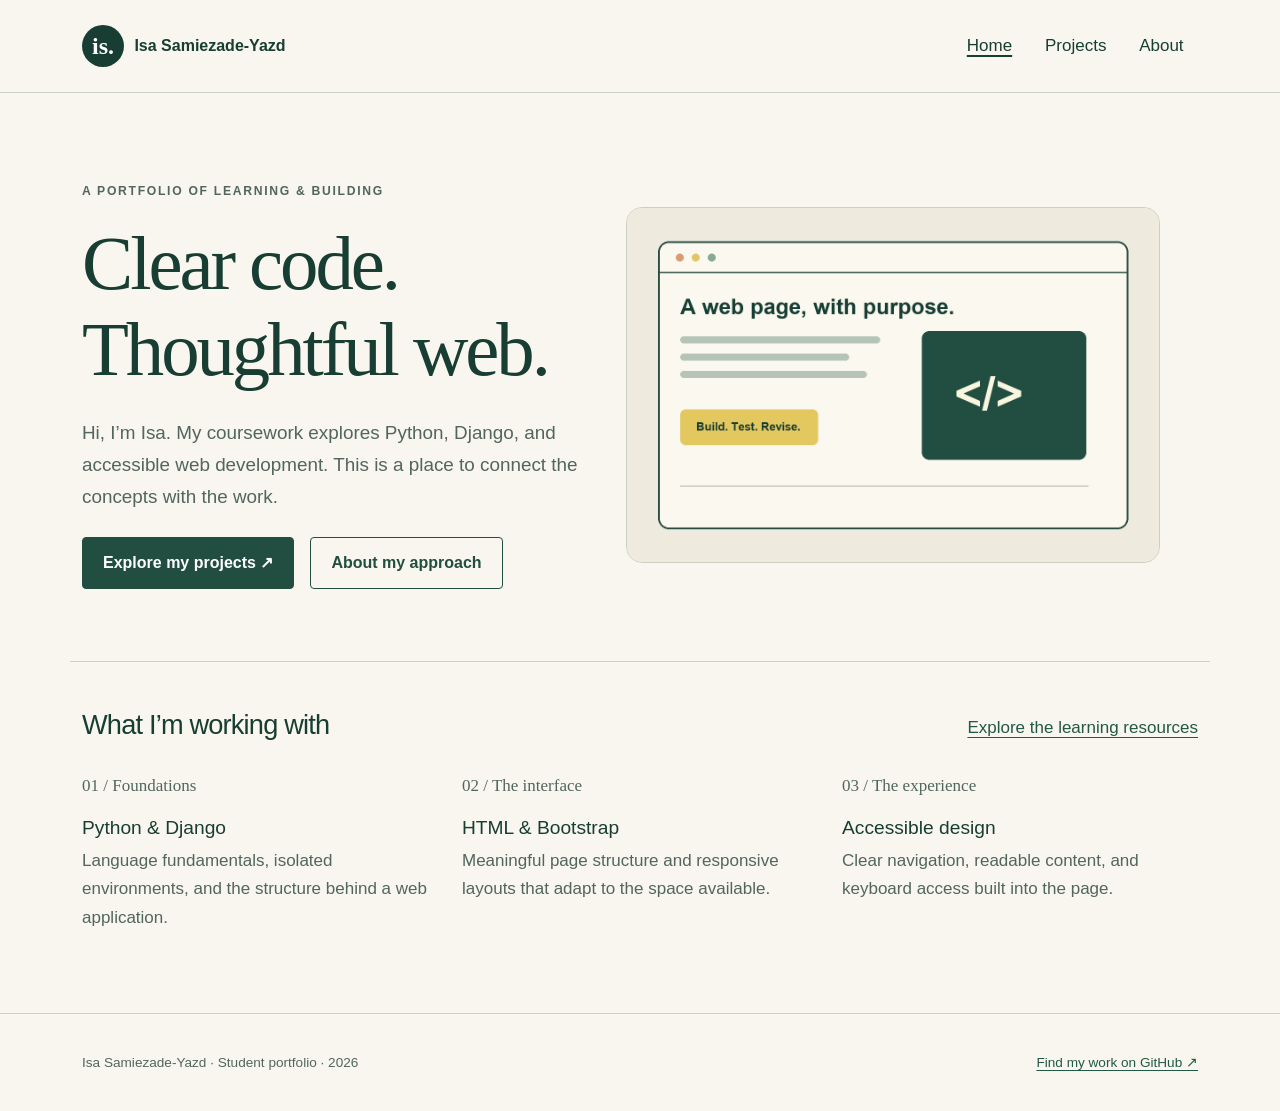
<file: index.html>
<!doctype html>
<html lang="en">
<head>
  <meta charset="utf-8">
  <!-- The viewport permits natural responsive sizing without disabling zoom. -->
  <meta name="viewport" content="width=device-width, initial-scale=1">
  <meta name="description" content="A student portfolio exploring Python, Django, documentation, and accessible web development.">
  <title>Home | Isa Samiezade-Yazd</title>
  <!-- Local Bootstrap assets keep layout independent of a third-party CDN. -->
  <link rel="stylesheet" href="assets/vendor/bootstrap.min.css">
  <link rel="stylesheet" href="assets/styles.css?v=2">
  <link rel="icon" href="data:,">
  <script src="assets/navigation.js?v=2" defer></script>
</head>
<body>
  <a class="skip-link" href="#main-content">Skip to main content</a>
  <!-- These links remain usable until nav.html loads, or if JavaScript is unavailable. -->
  <header id="site-header"><nav class="navbar" aria-label="Main navigation"><div class="container nav-inner"><span class="navbar-brand"><span class="brand-mark" aria-hidden="true">is.</span> Isa Samiezade-Yazd</span><ul class="nav gap-1"><li class="nav-item"><a class="nav-link active" href="index.html" aria-current="page">Home</a></li><li class="nav-item"><a class="nav-link" href="projects.html">Projects</a></li><li class="nav-item"><a class="nav-link" href="about.html">About</a></li></ul></div></nav></header>
  <!-- One main landmark and one H1 give assistive technology a clear starting point. -->
  <main id="main-content" tabindex="-1">
    <section class="hero container" aria-labelledby="intro-title">
      <div class="row align-items-center g-5">
        <div class="col-lg-6 hero-copy">
          <p class="eyebrow">A portfolio of learning &amp; building</p>
          <h1 id="intro-title">Clear code.<br>Thoughtful web.</h1>
          <p class="lead mt-4">Hi, I’m Isa. My coursework explores Python, Django, and accessible web development. This is a place to connect the concepts with the work.</p>
          <div class="d-flex flex-wrap gap-3 mt-4"><a class="btn btn-primary" href="projects.html">Explore my projects <span aria-hidden="true">↗</span></a><a class="btn btn-outline-primary" href="about.html">About my approach</a></div>
        </div>
        <div class="col-lg-6">
          <img class="hero-art" src="assets/images/web-workbench.png" width="1200" height="800" alt="Browser diagram combining readable content, a code panel, and a build, test, revise cycle.">
        </div>
      </div>
    </section>
    <section class="container section-rule study" aria-labelledby="study-title">
      <div class="d-flex flex-wrap justify-content-between align-items-center gap-3 mb-4"><h2 id="study-title">What I’m working with</h2><a href="about.html#resources">Explore the learning resources</a></div>
      <!-- Three Bootstrap grid columns become a single readable stack on mobile. -->
      <div class="row g-4"><div class="col-md-4"><span class="study-number">01 / Foundations</span><h3>Python &amp; Django</h3><p>Language fundamentals, isolated environments, and the structure behind a web application.</p></div><div class="col-md-4"><span class="study-number">02 / The interface</span><h3>HTML &amp; Bootstrap</h3><p>Meaningful page structure and responsive layouts that adapt to the space available.</p></div><div class="col-md-4"><span class="study-number">03 / The experience</span><h3>Accessible design</h3><p>Clear navigation, readable content, and keyboard access built into the page.</p></div></div>
    </section>
  </main>
  <footer><div class="container d-flex flex-wrap justify-content-between align-items-center gap-2"><span>Isa Samiezade-Yazd · Student portfolio · 2026</span><a href="https://github.com/VEN1M-DC">Find my work on GitHub <span aria-hidden="true">↗</span></a></div></footer>
</body>
</html>
</file>
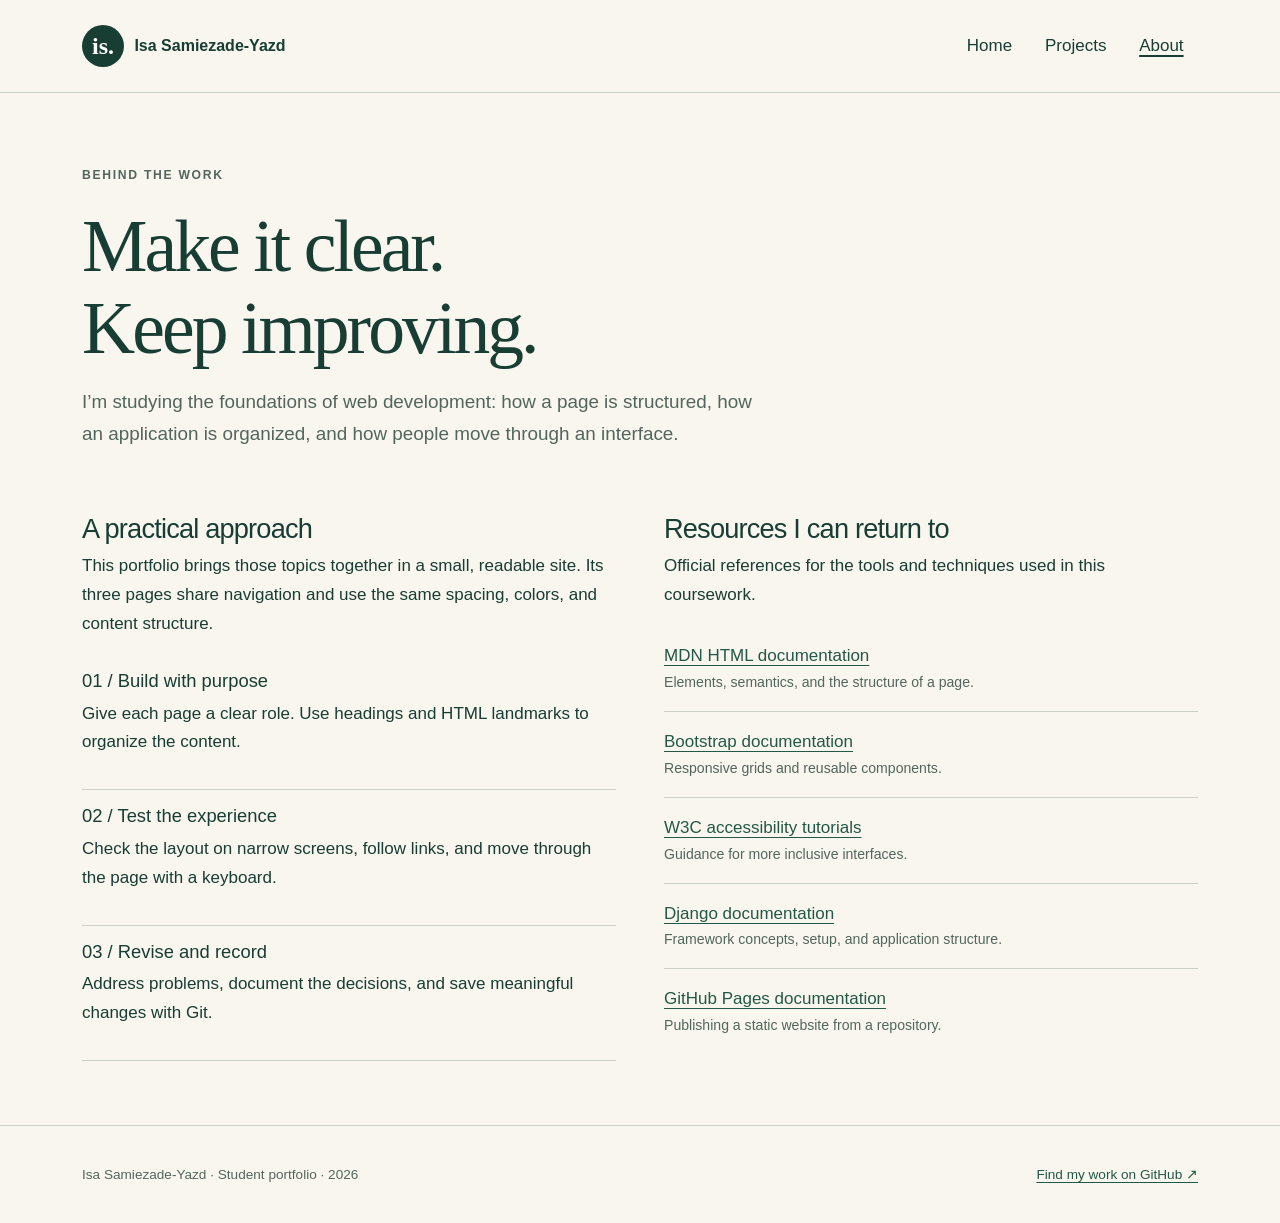
<file: about.html>
<!doctype html>
<html lang="en">
<head>
  <meta charset="utf-8">
  <!-- The viewport permits natural responsive sizing without disabling zoom. -->
  <meta name="viewport" content="width=device-width, initial-scale=1">
  <meta name="description" content="The learning approach and official development resources behind Isa’s student portfolio.">
  <title>About | Isa Samiezade-Yazd</title>
  <!-- Local Bootstrap assets keep layout independent of a third-party CDN. -->
  <link rel="stylesheet" href="assets/vendor/bootstrap.min.css">
  <link rel="stylesheet" href="assets/styles.css?v=2">
  <link rel="icon" href="data:,">
  <script src="assets/navigation.js?v=2" defer></script>
</head>
<body>
  <a class="skip-link" href="#main-content">Skip to main content</a>
  <!-- These links remain usable until nav.html loads, or if JavaScript is unavailable. -->
  <header id="site-header"><nav class="navbar" aria-label="Main navigation"><div class="container nav-inner"><span class="navbar-brand"><span class="brand-mark" aria-hidden="true">is.</span> Isa Samiezade-Yazd</span><ul class="nav gap-1"><li class="nav-item"><a class="nav-link" href="index.html">Home</a></li><li class="nav-item"><a class="nav-link" href="projects.html">Projects</a></li><li class="nav-item"><a class="nav-link active" href="about.html" aria-current="page">About</a></li></ul></div></nav></header>
  <!-- One main landmark and one H1 give assistive technology a clear starting point. -->
  <main id="main-content" tabindex="-1">
    <section class="container page-intro" aria-labelledby="about-title"><p class="eyebrow">Behind the work</p><h1 id="about-title">Make it clear.<br>Keep improving.</h1><p class="lead mt-3">I’m studying the foundations of web development: how a page is structured, how an application is organized, and how people move through an interface.</p></section>
    <div class="container about-grid"><div class="row g-5">
      <section class="col-lg-6" aria-labelledby="approach-title"><h2 id="approach-title">A practical approach</h2><p>This portfolio brings those topics together in a small, readable site. Its three pages share navigation and use the same spacing, colors, and content structure.</p><div class="step"><h3>01 / Build with purpose</h3><p>Give each page a clear role. Use headings and HTML landmarks to organize the content.</p></div><div class="step"><h3>02 / Test the experience</h3><p>Check the layout on narrow screens, follow links, and move through the page with a keyboard.</p></div><div class="step"><h3>03 / Revise and record</h3><p>Address problems, document the decisions, and save meaningful changes with Git.</p></div></section>
      <section class="col-lg-6" id="resources" aria-labelledby="resources-title"><h2 id="resources-title">Resources I can return to</h2><p>Official references for the tools and techniques used in this coursework.</p>
        <!-- Descriptive link text communicates a destination without relying on nearby text. -->
        <ul class="list-group list-group-flush"><li class="list-group-item"><a href="https://developer.mozilla.org/en-US/docs/Web/HTML">MDN HTML documentation</a><span class="resource-note">Elements, semantics, and the structure of a page.</span></li><li class="list-group-item"><a href="https://getbootstrap.com/docs/5.3/">Bootstrap documentation</a><span class="resource-note">Responsive grids and reusable components.</span></li><li class="list-group-item"><a href="https://www.w3.org/WAI/tutorials/">W3C accessibility tutorials</a><span class="resource-note">Guidance for more inclusive interfaces.</span></li><li class="list-group-item"><a href="https://docs.djangoproject.com/en/5.2/">Django documentation</a><span class="resource-note">Framework concepts, setup, and application structure.</span></li><li class="list-group-item"><a href="https://docs.github.com/en/pages">GitHub Pages documentation</a><span class="resource-note">Publishing a static website from a repository.</span></li></ul>
      </section>
    </div></div>
  </main>
  <footer><div class="container d-flex flex-wrap justify-content-between align-items-center gap-2"><span>Isa Samiezade-Yazd · Student portfolio · 2026</span><a href="https://github.com/VEN1M-DC">Find my work on GitHub <span aria-hidden="true">↗</span></a></div></footer>
</body>
</html>
</file>
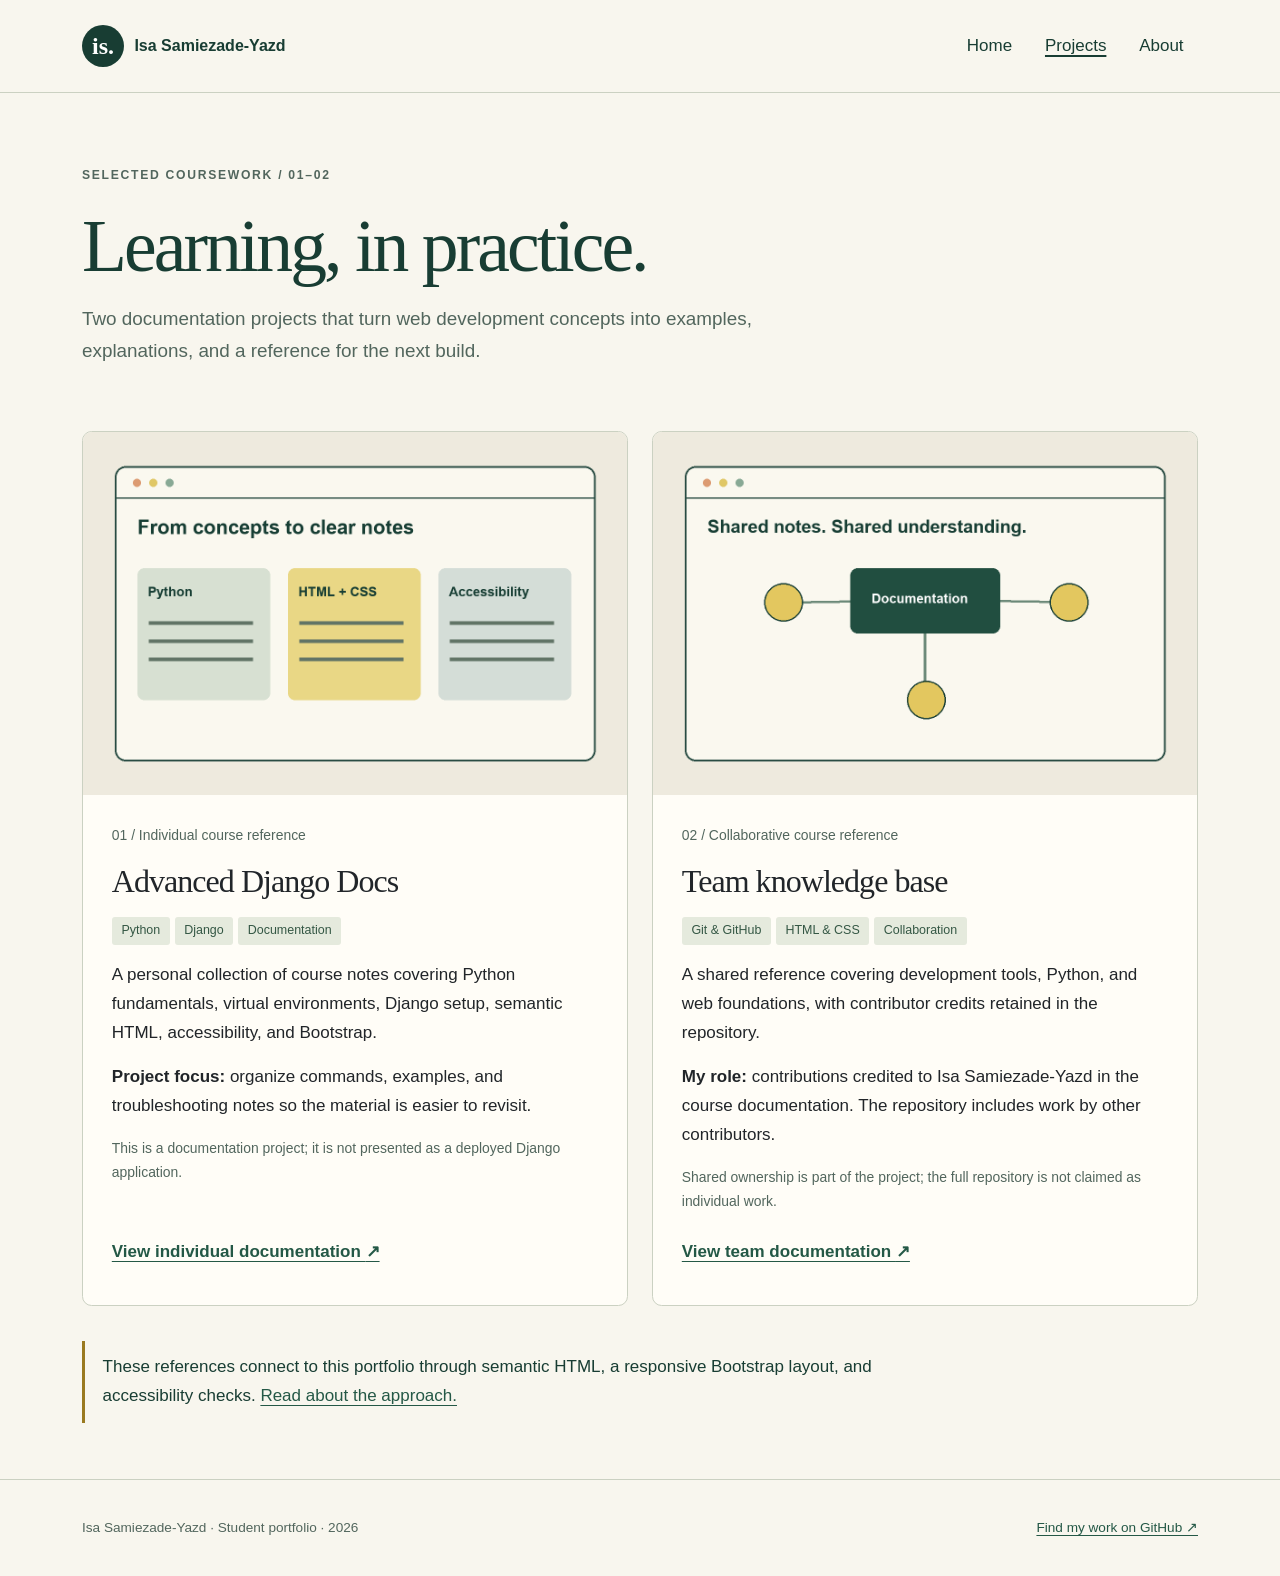
<file: projects.html>
<!doctype html>
<html lang="en">
<head>
  <meta charset="utf-8">
  <!-- The viewport permits natural responsive sizing without disabling zoom. -->
  <meta name="viewport" content="width=device-width, initial-scale=1">
  <meta name="description" content="Individual and collaborative course documentation projects by Isa Samiezade-Yazd.">
  <title>Projects | Isa Samiezade-Yazd</title>
  <!-- Local Bootstrap assets keep layout independent of a third-party CDN. -->
  <link rel="stylesheet" href="assets/vendor/bootstrap.min.css">
  <link rel="stylesheet" href="assets/styles.css?v=2">
  <link rel="icon" href="data:,">
  <script src="assets/navigation.js?v=2" defer></script>
</head>
<body>
  <a class="skip-link" href="#main-content">Skip to main content</a>
  <!-- These links remain usable until nav.html loads, or if JavaScript is unavailable. -->
  <header id="site-header"><nav class="navbar" aria-label="Main navigation"><div class="container nav-inner"><span class="navbar-brand"><span class="brand-mark" aria-hidden="true">is.</span> Isa Samiezade-Yazd</span><ul class="nav gap-1"><li class="nav-item"><a class="nav-link" href="index.html">Home</a></li><li class="nav-item"><a class="nav-link active" href="projects.html" aria-current="page">Projects</a></li><li class="nav-item"><a class="nav-link" href="about.html">About</a></li></ul></div></nav></header>
  <!-- One main landmark and one H1 give assistive technology a clear starting point. -->
  <main id="main-content" tabindex="-1">
    <section class="container page-intro" aria-labelledby="projects-title"><p class="eyebrow">Selected coursework / 01–02</p><h1 id="projects-title">Learning, in practice.</h1><p class="lead mt-3">Two documentation projects that turn web development concepts into examples, explanations, and a reference for the next build.</p></section>
    <section class="container" aria-label="Featured projects"><div class="row g-4">
      <!-- Each article groups one project's image, scope, attribution, and source. -->
      <div class="col-md-6"><article class="card h-100"><img class="card-img-top" src="assets/images/individual-notes.png" width="1200" height="800" alt="Three sections of a documentation notebook: Python, HTML and CSS, and accessibility."><div class="card-body d-flex flex-column"><p class="project-meta">01 / Individual course reference</p><h2>Advanced Django Docs</h2><div class="mt-2"><span class="tag">Python</span><span class="tag">Django</span><span class="tag">Documentation</span></div><p class="mt-2">A personal collection of course notes covering Python fundamentals, virtual environments, Django setup, semantic HTML, accessibility, and Bootstrap.</p><p><strong>Project focus:</strong> organize commands, examples, and troubleshooting notes so the material is easier to revisit.</p><p class="project-meta">This is a documentation project; it is not presented as a deployed Django application.</p><a class="project-link mt-auto" href="https://github.com/VEN1M-DC/ISA_Advanced-Django-Docs">View individual documentation <span aria-hidden="true">↗</span></a></div></article></div>
      <div class="col-md-6"><article class="card h-100"><img class="card-img-top" src="assets/images/shared-notes.png" width="1200" height="800" alt="Three contributors connected to a shared documentation hub."><div class="card-body d-flex flex-column"><p class="project-meta">02 / Collaborative course reference</p><h2>Team knowledge base</h2><div class="mt-2"><span class="tag">Git &amp; GitHub</span><span class="tag">HTML &amp; CSS</span><span class="tag">Collaboration</span></div><p class="mt-2">A shared reference covering development tools, Python, and web foundations, with contributor credits retained in the repository.</p><p><strong>My role:</strong> contributions credited to Isa Samiezade-Yazd in the course documentation. The repository includes work by other contributors.</p><p class="project-meta">Shared ownership is part of the project; the full repository is not claimed as individual work.</p><a class="project-link mt-auto" href="https://github.com/Ninigth/Advanced-Django-Docs">View team documentation <span aria-hidden="true">↗</span></a></div></article></div>
    </div><p class="note">These references connect to this portfolio through semantic HTML, a responsive Bootstrap layout, and accessibility checks. <a href="about.html">Read about the approach.</a></p></section>
  </main>
  <footer><div class="container d-flex flex-wrap justify-content-between align-items-center gap-2"><span>Isa Samiezade-Yazd · Student portfolio · 2026</span><a href="https://github.com/VEN1M-DC">Find my work on GitHub <span aria-hidden="true">↗</span></a></div></footer>
</body>
</html>
</file>
<file: assets/styles.css>
/* Named colors keep contrast decisions consistent across every page. */
:root { --paper:#f8f6ee; --ink:#183d33; --muted:#52665d; --line:#cbd1c2; --accent:#ead078; }
body { margin:0; background:var(--paper); color:var(--ink); font-family:Arial,Helvetica,sans-serif; font-size:1.0625rem; line-height:1.7; }
a { color:#245846; text-underline-offset:.22em; }
a:hover { color:#102c23; }
/* A two-color focus ring remains visible on light and dark surfaces. */
:focus-visible { outline:3px solid #143d30; outline-offset:5px; box-shadow:0 0 0 5px #fff; }
/* Keyboard users reach the main landmark without repeating navigation. */
.skip-link { position:absolute; left:1rem; top:-6rem; background:#fff; color:#173e34; padding:.75rem 1rem; z-index:100; }
.skip-link:focus { top:1rem; }
#site-header { border-bottom:1px solid var(--line); }
.navbar { padding:1.25rem 0; }
.nav-inner { gap:1rem; }
.navbar-brand { color:var(--ink); display:flex; align-items:center; gap:.65rem; font-weight:700; font-size:1rem; white-space:normal; }
.brand-mark { display:inline-grid; place-items:center; width:42px; height:42px; background:var(--ink); color:#fff; border-radius:50%; font-family:Georgia,serif; font-size:1.5rem; }
.nav-link { color:var(--ink); padding:.6rem .9rem; min-height:44px; }
.nav-link:hover,.nav-link.active { color:var(--ink); text-decoration:underline; text-decoration-thickness:2px; }
.eyebrow { font-size:.76rem; font-weight:700; letter-spacing:.14em; text-transform:uppercase; color:var(--muted); margin-bottom:1.2rem; }
h1,h2,h3 { line-height:1.12; }
h1,.display-heading { font-family:Georgia,'Times New Roman',serif; font-weight:400; letter-spacing:-.04em; }
h1 { font-size:clamp(2.65rem,6vw,5.5rem); max-width:13ch; }
h2 { font-size:1.7rem; letter-spacing:-.03em; }
.hero { padding:5.5rem .75rem 4.5rem; }
.hero-copy { max-width:34rem; }
.lead { font-size:1.18rem; color:var(--muted); }
.hero-art { width:100%; border-radius:1rem; border:1px solid var(--line); }
.btn { padding:.8rem 1.25rem; border-radius:4px; font-weight:700; min-height:44px; }
.btn-primary { --bs-btn-bg:#214e40; --bs-btn-border-color:#214e40; --bs-btn-hover-bg:#16382d; --bs-btn-hover-border-color:#16382d; --bs-btn-active-bg:#16382d; --bs-btn-active-border-color:#16382d; }
.btn-outline-primary { --bs-btn-color:#214e40; --bs-btn-border-color:#214e40; --bs-btn-hover-bg:#214e40; --bs-btn-hover-border-color:#214e40; --bs-btn-active-bg:#214e40; --bs-btn-active-border-color:#214e40; }
.section-rule { border-top:1px solid var(--line); padding:3rem .75rem 4rem; }
.study-number { display:block; font-family:Georgia,serif; color:#52665d; margin-bottom:1rem; }
.study h3 { font-size:1.2rem; }
.study p { color:var(--muted); max-width:31rem; }
.page-intro { padding:4.5rem .75rem 3rem; }
.page-intro h1 { max-width:18ch; font-size:clamp(2.7rem,6vw,4.6rem); }
.page-intro p:last-child { max-width:43rem; }
/* Bootstrap columns stack automatically; cards grow with text instead of clipping. */
.card { background:#fffdf7; border:1px solid var(--line); border-radius:.6rem; overflow:hidden; }
.card-img-top { aspect-ratio:3/2; object-fit:cover; }
.card-body { padding:1.8rem; }
.card h2 { font-family:Georgia,serif; font-size:2rem; }
.tag { display:inline-block; color:#345744; background:#e5eadd; padding:.2rem .6rem; font-size:.78rem; margin:0 .3rem .5rem 0; border-radius:3px; }
.project-meta { font-size:.87rem; color:var(--muted); }
.project-link { display:inline-block; padding:.55rem 0; font-weight:700; }
.note { border-left:3px solid #9a7a20; padding:.75rem 1.1rem; margin:2.2rem 0 3.5rem; max-width:52rem; }
.about-grid { padding-bottom:4rem; }
.step { padding:1rem 0; border-bottom:1px solid var(--line); }
.step h3 { font-size:1.15rem; }
.list-group-item { background:transparent; border-color:var(--line); padding:1rem 0; color:var(--ink); }
.resource-note { display:block; color:var(--muted); font-size:.88rem; }
footer { border-top:1px solid var(--line); padding:1.7rem 0; color:var(--muted); font-size:.85rem; }
footer a { padding:.6rem 0; display:inline-block; }
/* Images and long names remain within the viewport at zoom and on small screens. */
img { max-width:100%; height:auto; }
p,a,h1,h2 { overflow-wrap:anywhere; }
/* Wide g-5 gutters exceed the container padding on phones; narrow them at this breakpoint. */
@media(max-width:767px) { .row { --bs-gutter-x:1.5rem; } .hero { padding:3rem .75rem; } .page-intro { padding:3rem .75rem 2rem; } .nav-inner { justify-content:center!important; } .navbar-brand { margin-right:0; } .card-body { padding:1.3rem; } }
/* Respect the operating system's reduced-motion preference. */
@media(prefers-reduced-motion:reduce) { *,*::before,*::after { scroll-behavior:auto!important; animation:none!important; transition:none!important; } }
</file>
